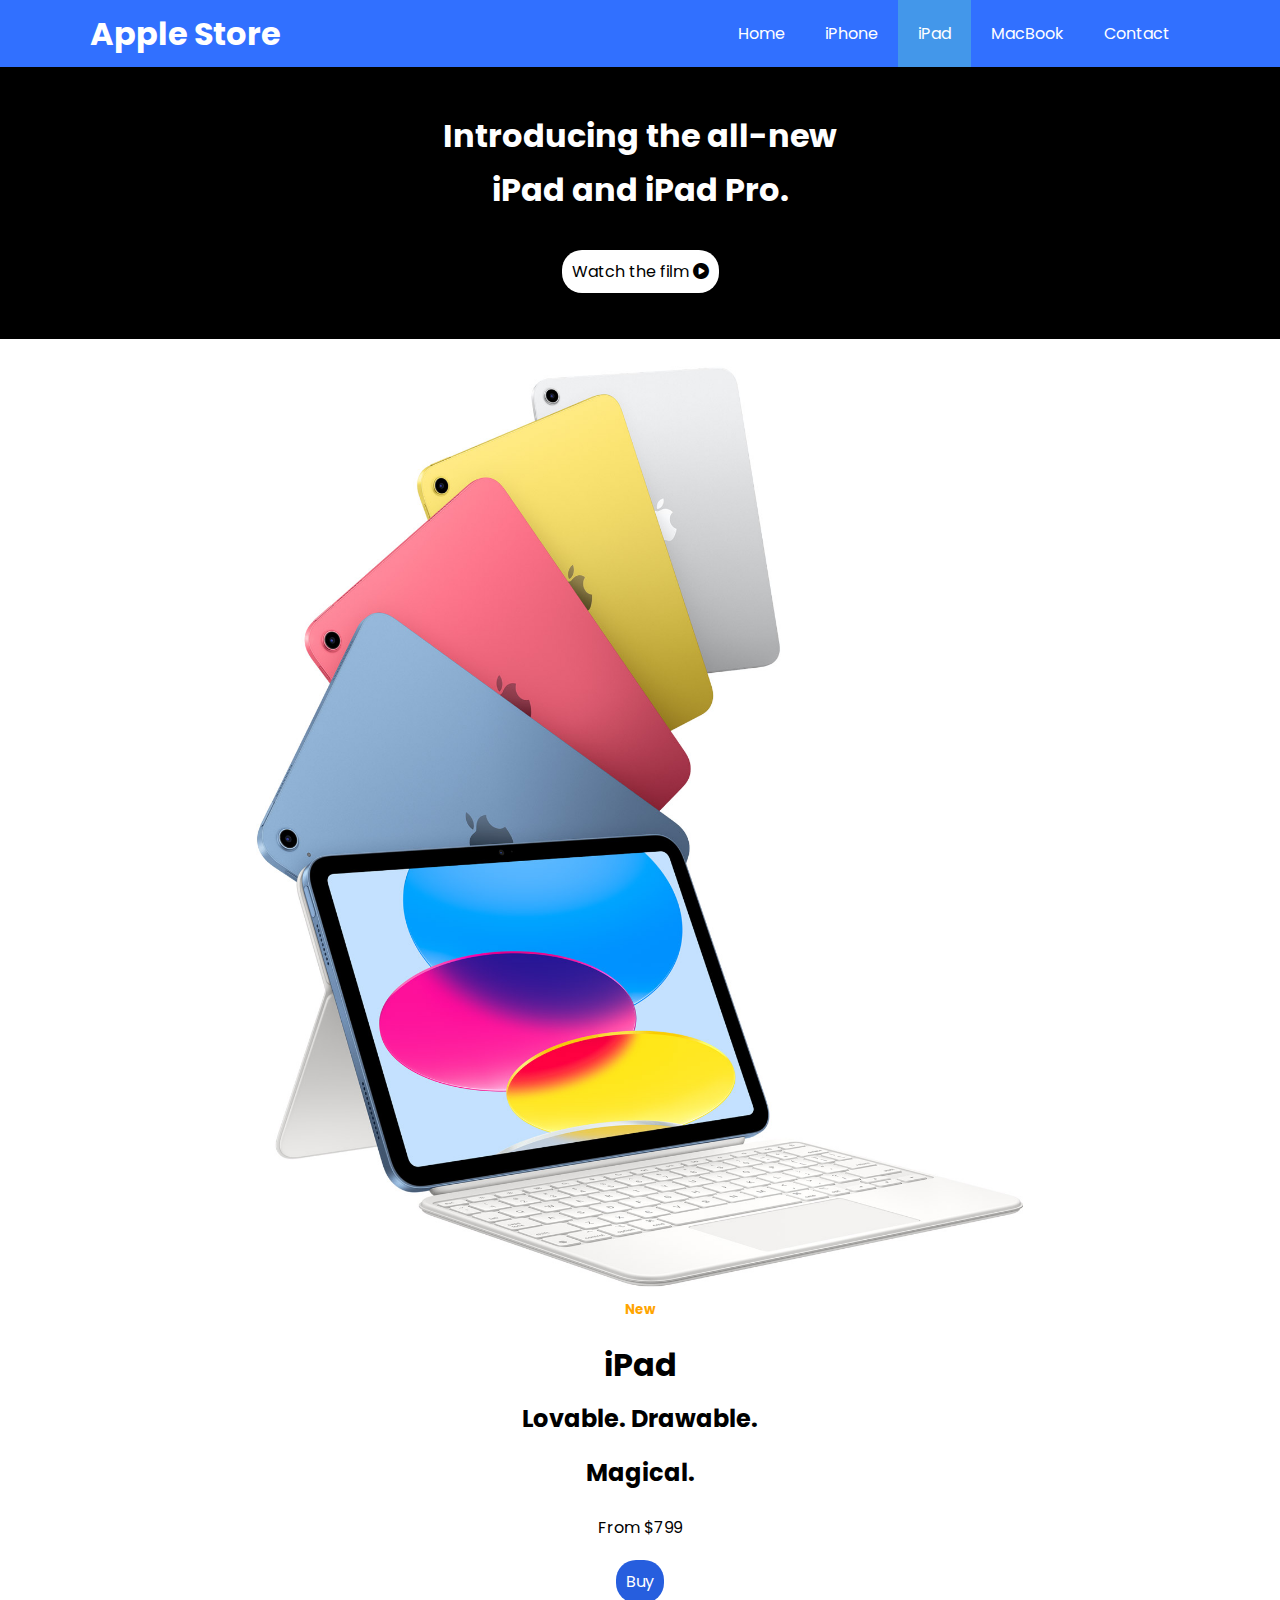
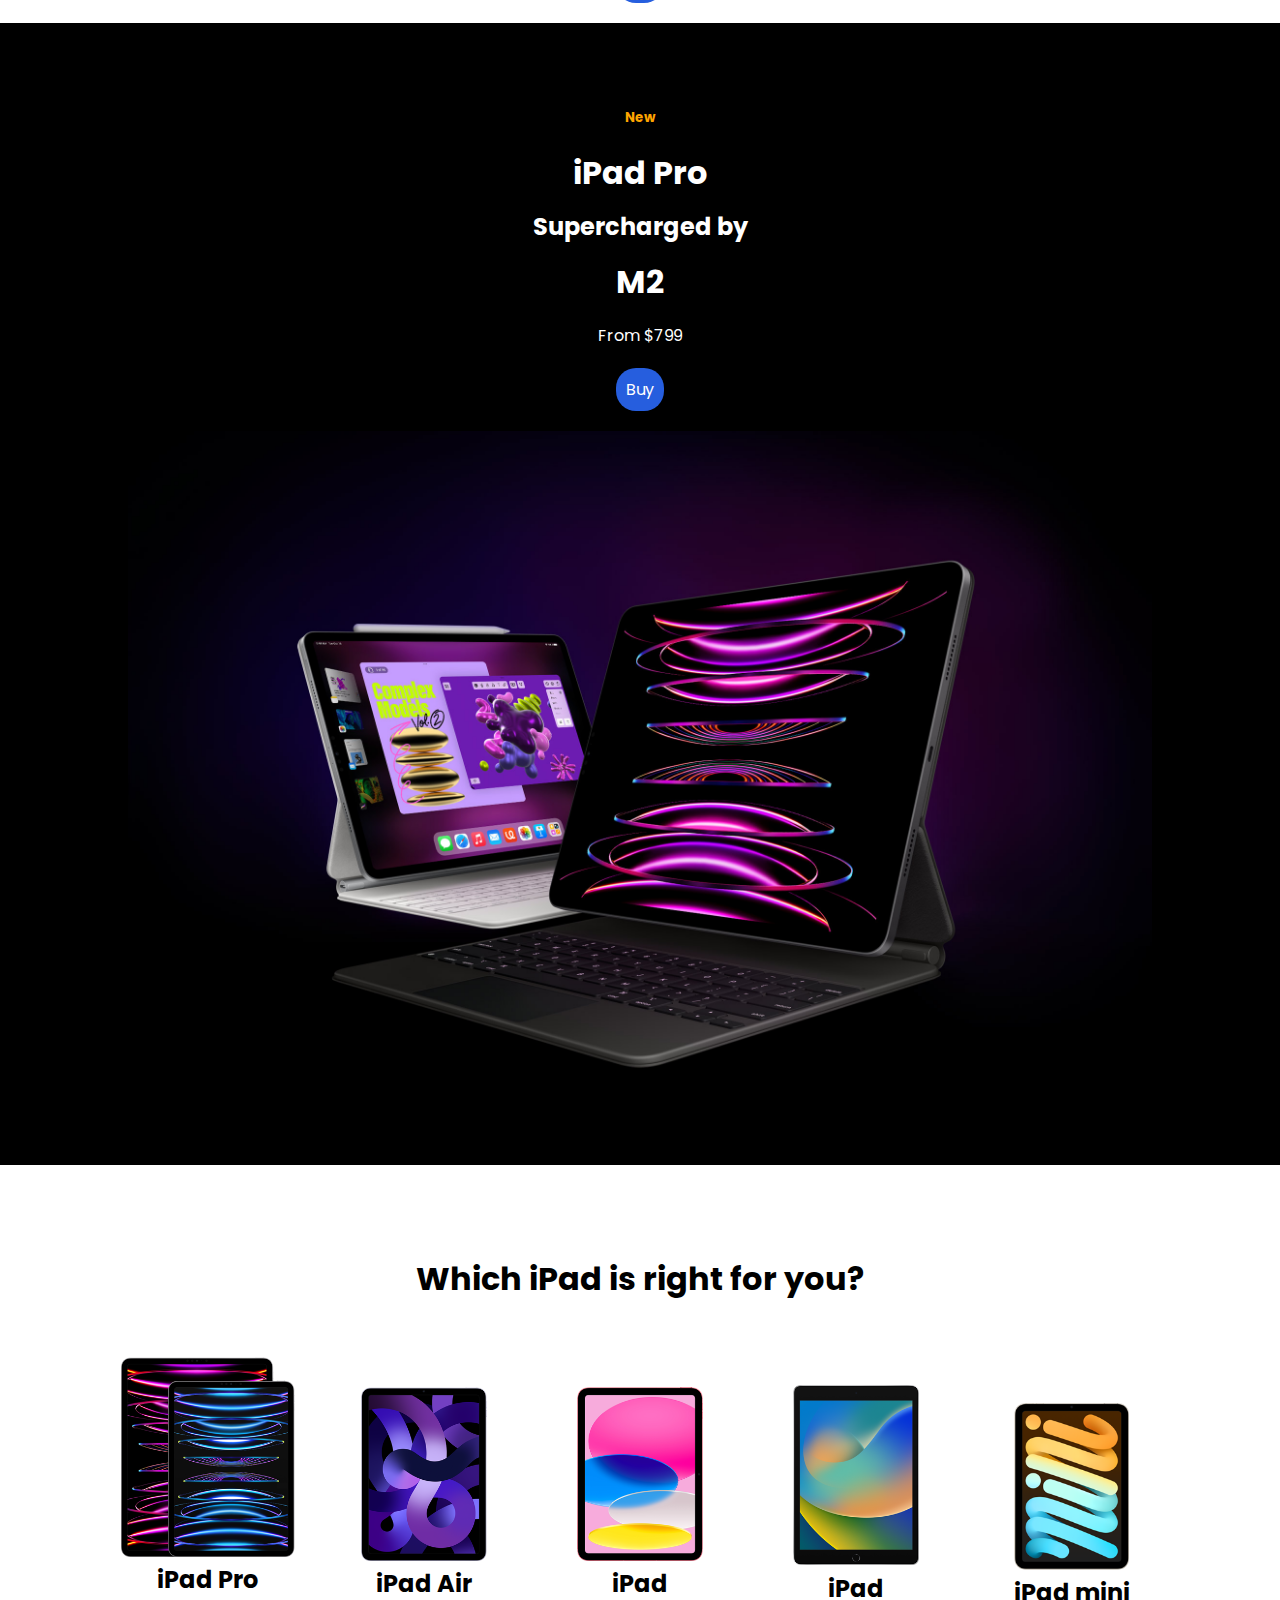
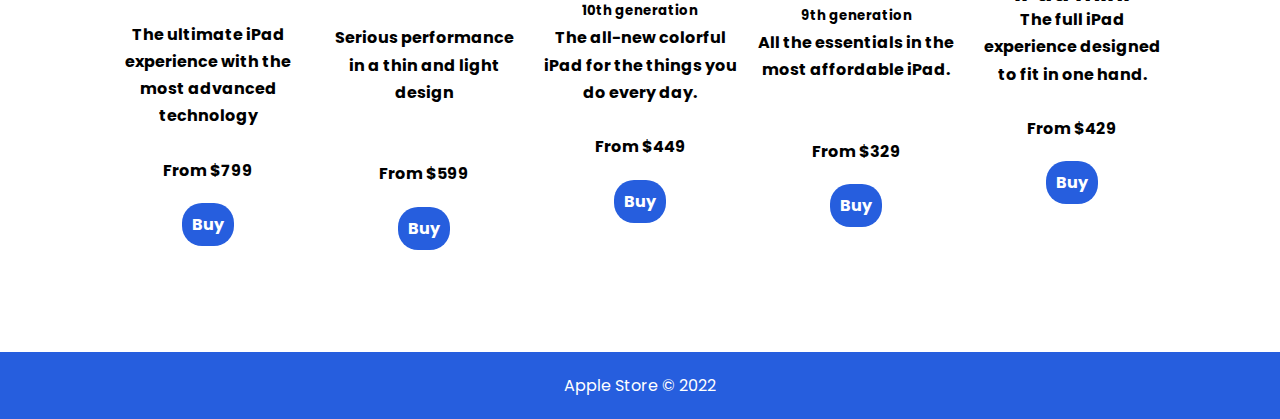
<file: ipad.html>
<!DOCTYPE html>
<html lang="en">
  <head>
    <meta charset="UTF-8" />
    <meta http-equiv="X-UA-Compatible" content="IE=edge" />
    <meta name="viewport" content="width=device-width, initial-scale=1.0" />
    <link rel="stylesheet" href="style.css" />
    <link
      rel="stylesheet"
      href="https://cdnjs.cloudflare.com/ajax/libs/font-awesome/6.1.1/css/all.min.css"
    />
    <title>Apple Store in Tashkent</title>
  </head>
  <body>
    <header>
      <!-- Navbar -->
      <nav id="navbar">
        <div class="container">
          <h1><a href="#">Apple Store</a></h1>
          <ul>
            <li><a href="index.html">Home</a></li>
            <li><a href="iphone.html">iPhone</a></li>
            <li><a href="ipad.html" class="current">iPad</a></li>
            <li><a href="macbook.html">MacBook</a></li>
            <li><a href="tel: 999999999">Contact</a></li>

          </ul>
        </div>
      </nav>
      <div class="film" style="background-color: black; text-align: center;"> <br> <br>
        <h1 style="color: white; text-align: center;" >Introducing the all-new </h1> <br> <h1 style="color: rgb(255, 255, 255);">iPad and iPad Pro.</h1> <br> <br>
         <a href="https://www.apple.com/105/media/us/ipad/2022/37965ebe-5666-41a5-b5ff-21d35331b031/films/announce/ipad-announce-tpl-us-2022_16x9.m3u8" 
         style="text-align: center; color: black; size: 30px" class="watch">
          Watch the film <i class="fa-solid fas fa-play-circle fa-1x"></i>
         </a> <br> <br> <br>
      </div>
      <div class="iphonesec"> <br>
        <img src="../images/ipad.jpg" alt="iPad" width="60%" height="60%">
        <br>
        <h5 style="color: orange;">New</h5>  <br>
        <h1>iPad</h1> <br>
        <h2>Lovable. Drawable.</h2> <br> <h2>Magical.</h2> <br>
        <p>From $799</p> <br>
        <a href="https://www.apple.com" class="buy">Buy</a> <br> <br>
        
    <div class="ipadprosec" style="background-color: black;"> <br> <br>
      <br>
      <h5 style="color: orange;">New</h5>  <br>
      <h1 style="color: white;">iPad Pro</h1> <br>
      <h2 style="color: white;">Supercharged by </h2> <br><h1 style="color: white;">M2</h1><br>
      <p style="color: white;">From $799</p> <br>
      <a href="https://www.apple.com" class="buy">Buy</a> <br> <br>
        <img src="../images/ipadpro.jpg" alt="iPad Pro" width="80%" height="80%">
      </div>
    
    
        <div class="row">
          <h1 style="text-align: center;">Which iPad is right for you?</h1> <br> <br>
        <div class="ipadcolumn">

          
            <img src="../images/ipadprobuy.png" alt="iPad Pro" width="90%" height="90%">

            <h2>iPad Pro</h2> <br>
            <p>The ultimate iPad experience with 
              the most advanced technology <br> <br>
                From $799 <br> <br> 
                <a href="https://www.apple.com/us/shop/goto/buy_iphone/ipad_bro" class="buy" > Buy </a>
            </p>
            </div>
        <div class="ipadcolumn">
            <img src="../images/ipadairbuy.png" alt="iPad Air" width="65%" height="65%" style="padding-top: 30px;">

        <h2>iPad Air</h2> <br>
            <p>Serious performance in a thin and light design<br> <br> <br>
                From $599 <br> <br> <a href="https://www.apple.com/us/shop/goto/buy_iphone/iphone_14" class="buy" > Buy </a>
            </p>
        </div>
        <div class="ipadcolumn">
            <img src="../images/ipad10buy.png" alt="iPad 10" width="65%" height="65%" style="padding-top: 30px;">      

        <h2>iPad</h2>
        <h5>10th generation</h5> 
            <p>The all-new colorful iPad for the things you do every day. <br> <br>
                From $449 <br> <br> <a href="https://www.apple.com/" class="buy" > Buy </a>
            </p>
    </div>
        <div class="ipadcolumn">
            <img src="../images/ipad9buy.png" alt="iPad 9" width="65%" height="65%" style="padding-top: 28px;">

        <h2>iPad</h2>
        <h5>9th generation</h5> 
            <p>All the essentials in the most affordable iPad. <br> <br> <br>
                From $329 <br> <br> <a href="https://www.apple.com" class="buy" > Buy </a>
            </p>
      </div>
      <div class="ipadcolumn">
        <img src="../images/ipadminibuy.png" alt="iPad mini" width="60%" height="60%" style="padding-top: 45px;">

    <h2>iPad mini</h2>
        <p>The full iPad experience designed to fit in one hand. <br> <br>
            From $429 <br> <br> <a href="https://www.apple.com" class="buy" > Buy </a>
        </p>
  </div>
      </div>
    </div>

    
    
    <footer id="main-footer">
      <div class="container">
        <p>
          Apple Store &copy 2022
        </p>
      </div>
    </footer>
  </body>
</html>
</file>
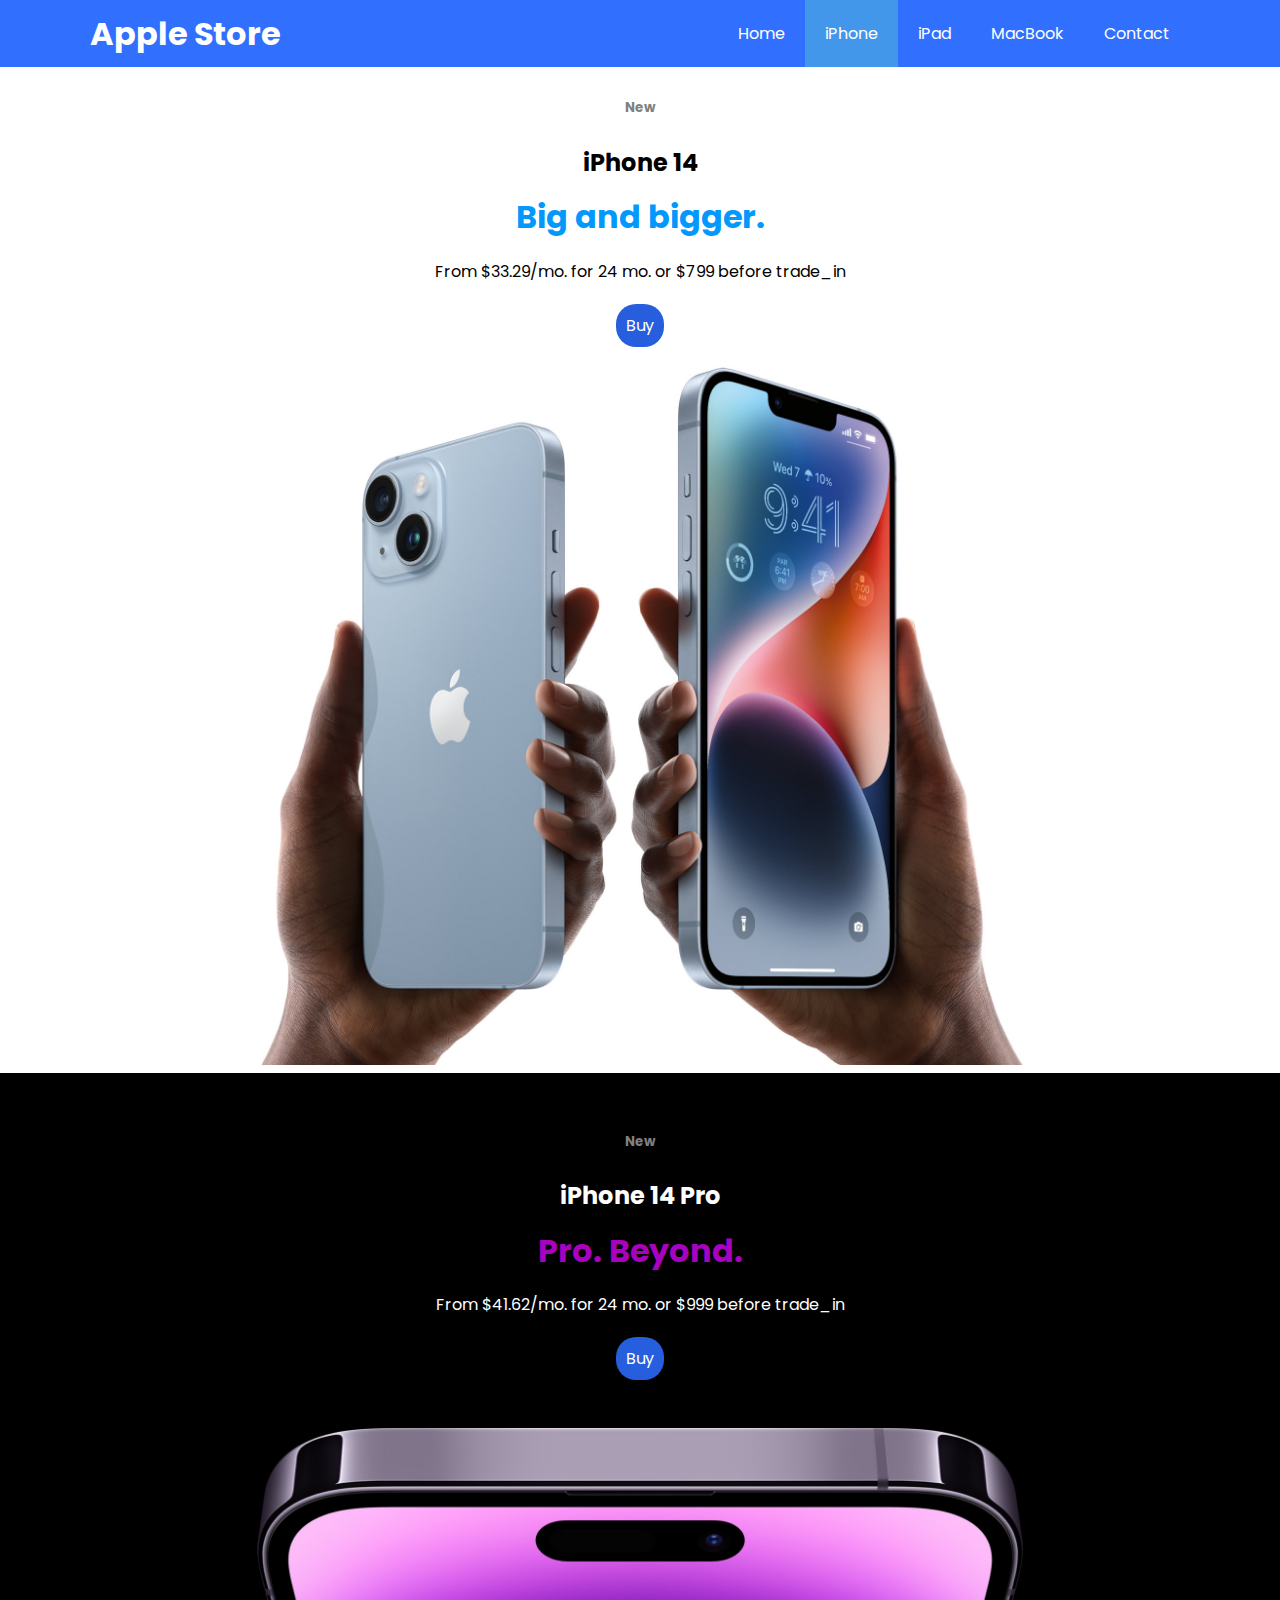
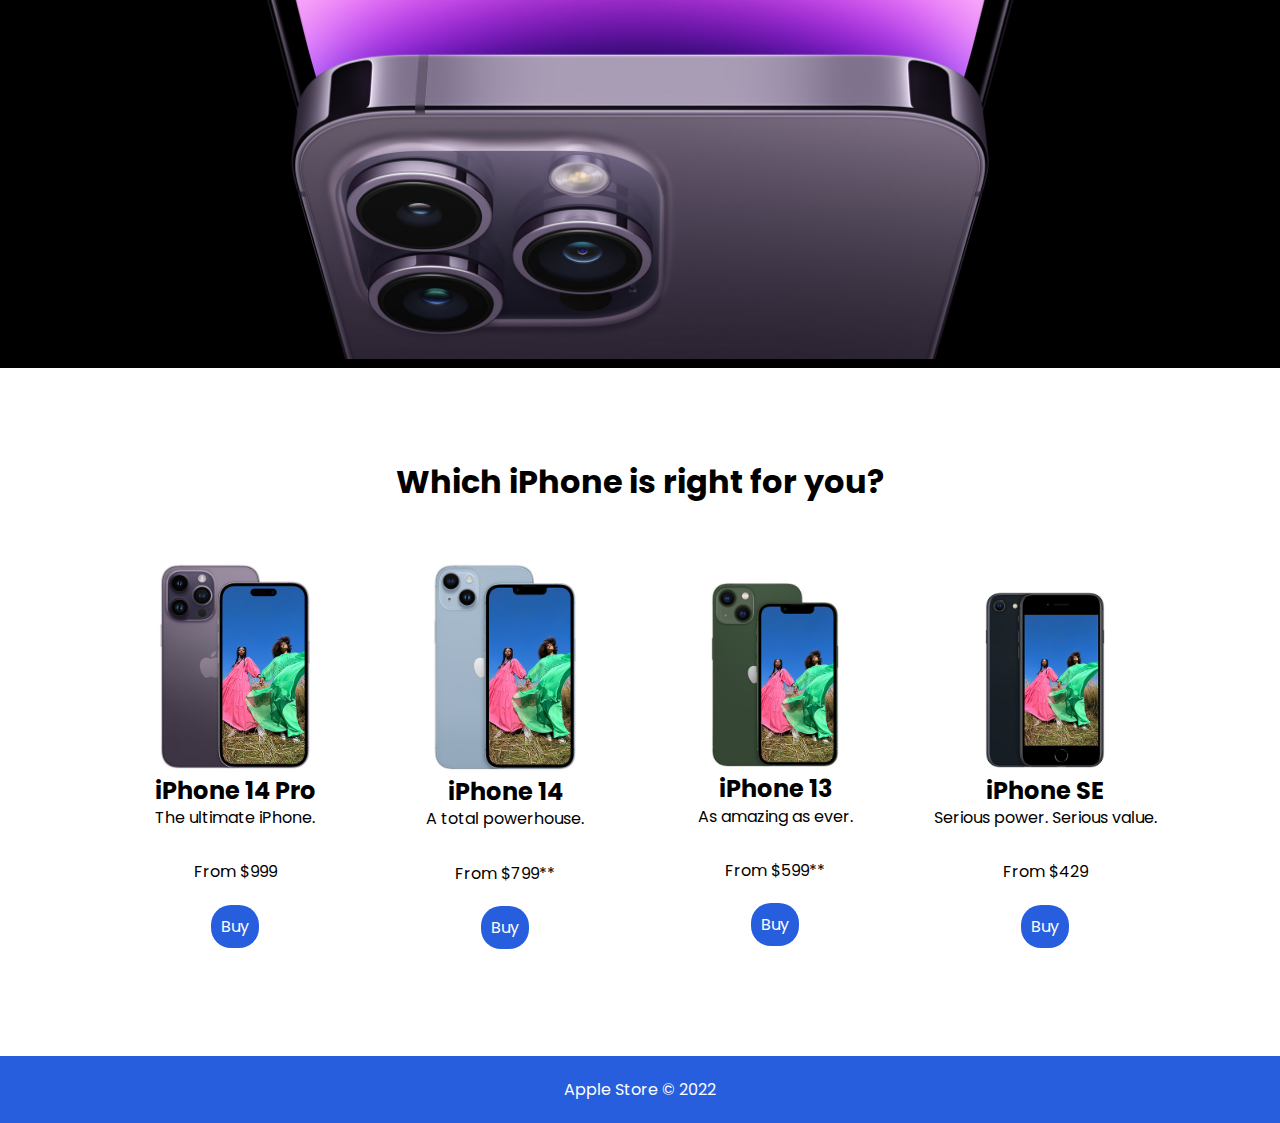
<file: iphone.html>
<!DOCTYPE html>
<html lang="en">
  <head>
    <meta charset="UTF-8" />
    <meta http-equiv="X-UA-Compatible" content="IE=edge" />
    <meta name="viewport" content="width=device-width, initial-scale=1.0" />
    <link rel="stylesheet" href="style.css" />
    <link
      rel="stylesheet"
      href="https://cdnjs.cloudflare.com/ajax/libs/font-awesome/6.1.1/css/all.min.css"
    />
    <title>Apple Store in Tashkent</title>
  </head>
  <body>
    <header>
      <!-- Navbar -->
      <nav id="navbar">
        <div class="container">
          <h1><a href="#">Apple Store</a></h1>
          <ul>
            <li><a href="index.html">Home</a></li>
            <li><a href="iphone.html" class="current">iPhone</a></li>
            <li><a href="ipad.html">iPad</a></li>
            <li><a href="macbook.html">MacBook</a></li>
            <li><a href="tel: 999999999">Contact</a></li>

          </ul>
        </div>
      </nav>
      <div class="iphonesec"> <br>
        <h5 style="color: gray;">New</h5>  <br>
        <h2>iPhone 14</h2> <br>
        <h1 style="color: #0398fc ;">Big and bigger.</h1> <br>
        <p>From $33.29/mo. for 24 mo. or $799 before trade_in</p> <br>
        <a href="https://www.apple.com" class="buy">Buy</a> <br> <br>
        <img src="../images/iphone14.jpg" alt="iPhone 14" width="60%" height="60%">
    <div class="14prosec" style="background-color: black;"> <br> <br>
        <h5 style="color: gray;">New</h5>  <br>
        <h2 style="color: white;">iPhone 14 Pro</h2> <br>
        <h1 style="color: #a602bf ;">Pro. Beyond.</h1> <br>
        <p style="color: white;">From $41.62/mo. for 24 mo. or $999 before trade_in</p> <br>
        <a href="https://www.apple.com" class="buy">Buy</a> <br> <br> <br>
        <img src="../images/iphone14pro.jpg" alt="iPhone 14" width="60%" height="60%">
      </div>
    
    
        <div class="row">
          <h1 style="text-align: center;">Which iPhone is right for you?</h1> <br> <br>
        <div class="iphonecolumn">

          
            <img src="../images/iphone14protel.jpg" alt="iPhone 14 Pro" width="63%" height="63%">

            <h2>iPhone 14 Pro</h2>
            <p>The ultimate iPhone.  <br> <br>
                From $999 <br> <br> <a href="https://www.apple.com/us/shop/goto/buy_iphone/iphone_14_pro" class="buy" > Buy </a>
            </p>
            </div>
        <div class="iphonecolumn">
            <img src="../images/iphone14plustel.jpg" alt="iPhone 14" width="60%" height="60%">

        <h2>iPhone 14</h2>
            <p>A total powerhouse. <br> <br>
                From $799** <br> <br> <a href="https://www.apple.com/us/shop/goto/buy_iphone/iphone_14" class="buy" > Buy </a>
            </p>
        </div>
        <div class="iphonecolumn">
            <img src="../images/iphone13tel.jpg" alt="iPhone 13" width="53%" height="53%">      

        <h2>iPhone 13</h2>
            <p>As amazing as ever. <br> <br>
                From $599**<br> <br> <a href="https://www.apple.com/us/shop/goto/buy_iphone/iphone_13" class="buy" > Buy </a>
            </p>
    </div>
        <div class="iphonecolumn">
            <img src="../images/iphonesetel.jpg" alt="iPhone SE" width="50%" height="50%">

        <h2>iPhone SE</h2>
            <p>Serious power. Serious value. <br> <br>
                From $429 <br> <br> <a href="https://www.apple.com/us/shop/goto/buy_iphone/iphone_se" class="buy" > Buy </a>
            </p>
      </div>
      </div>
    </div>

    
    
    <footer id="main-footer">
      <div class="container">
        <p>
          Apple Store &copy 2022
        </p>
      </div>
    </footer>
  </body>
</html>
</file>
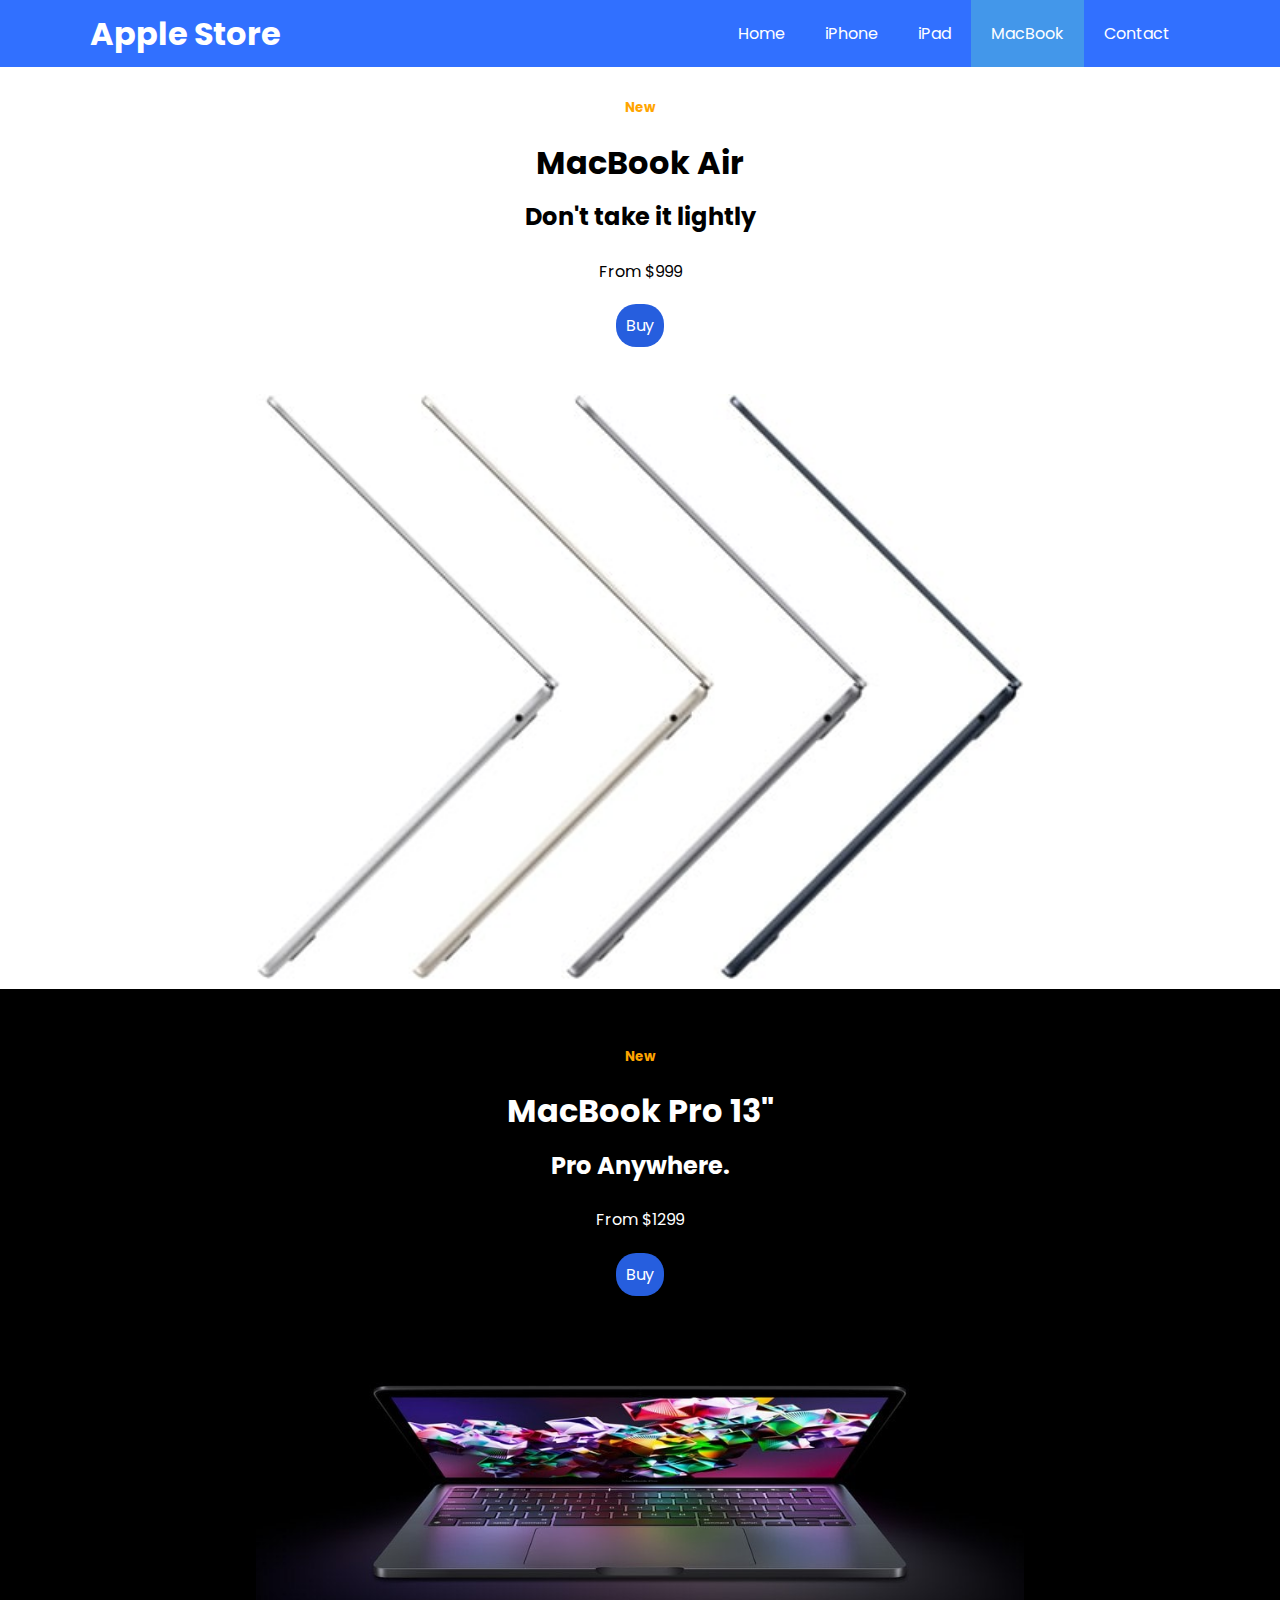
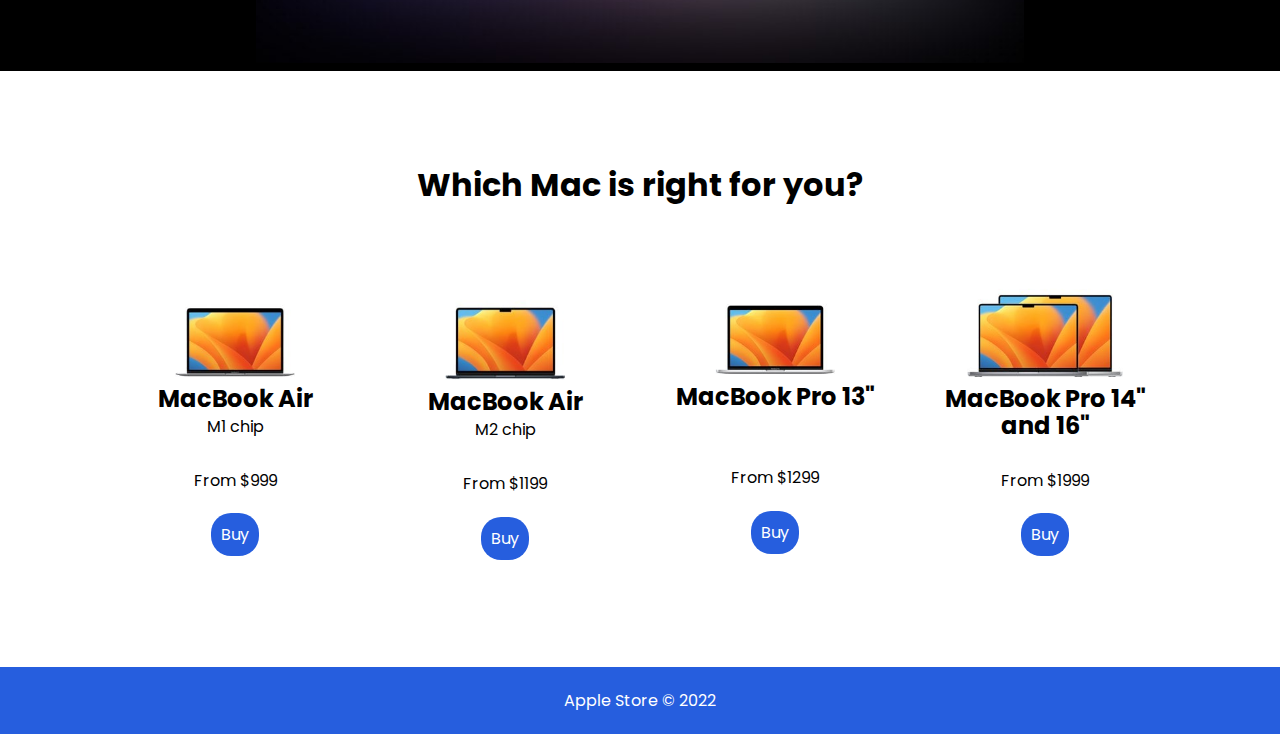
<file: macbook.html>
<!DOCTYPE html>
<html lang="en">
  <head>
    <meta charset="UTF-8" />
    <meta http-equiv="X-UA-Compatible" content="IE=edge" />
    <meta name="viewport" content="width=device-width, initial-scale=1.0" />
    <link rel="stylesheet" href="style.css" />
    <link
      rel="stylesheet"
      href="https://cdnjs.cloudflare.com/ajax/libs/font-awesome/6.1.1/css/all.min.css"
    />
    <title>Apple Store in Tashkent</title>
  </head>
  <body>
    <header>
      <!-- Navbar -->
      <nav id="navbar">
        <div class="container">
          <h1><a href="#">Apple Store</a></h1>
          <ul>
            <li><a href="index.html">Home</a></li>
            <li><a href="iphone.html" >iPhone</a></li>
            <li><a href="ipad.html">iPad</a></li>
            <li><a href="macbook.html" class="current">MacBook</a></li>
            <li><a href="tel: 999999999">Contact</a></li>

          </ul>
        </div>
      </nav>
      <div class="iphonesec"> <br>
        <h5 style="color: orange;">New</h5>  <br>
        <h1>MacBook Air</h1> <br>
        <h2>Don't take it lightly</h2> <br>
        <p>From $999</p> <br>
        <a href="https://www.apple.com" class="buy">Buy</a> <br> <br> <br>
        <img src="../images/macair.jpg" alt="MacBook Air" width="60%" height="60%">
    <div class="14prosec" style="background-color: black;"> <br> <br>
        <h5 style="color: orange;">New</h5>  <br>
        <h1 style="color: white;">MacBook Pro 13"</h1> <br>
        <h2 style="color: white ;">Pro Anywhere.</h2> <br>
        <p style="color: white;">From $1299</p> <br>
        <a href="https://www.apple.com" class="buy">Buy</a> <br> <br> <br>
        <img src="../images/macpro.jpg" alt="iPhone 14" width="60%" height="60%">
      </div>
    
    
        <div class="row">
          <h1 style="text-align: center;">Which Mac is right for you?</h1> <br> <br>
        <div class="iphonecolumn">

          
            <img src="../images/macairm1.jpg" alt="MacBook Air" width="50%" height="50%">

            <h2>MacBook Air</h2>
            <p>M1 chip  <br> <br>
                From $999 <br> <br> <a href="https://www.apple.com" class="buy" > Buy </a>
            </p>
            </div>
        <div class="iphonecolumn">
            <img src="../images/macairbuy.jpg" alt="iPhone 14" width="50%" height="50%">

        <h2>MacBook Air</h2>
            <p>M2 chip <br> <br>
                From $1199 <br> <br> <a href="https://www.apple.com/" class="buy" > Buy </a>
            </p>
        </div>
        <div class="iphonecolumn">
            <img src="../images/macpro13buy.jpg" alt="MacBook Pro 13" width="50%" height="50%">      

        <h2>MacBook Pro 13"</h2>
            <p> <br> <br>
                From $1299<br> <br> <a href="https://www.apple.com/" class="buy" > Buy </a>
            </p>
    </div>
        <div class="iphonecolumn">
            <img src="../images/macpro14buy.jpg" alt="MacBook Pro 14 and 16" width="65%" height="65%">

        <h2>MacBook Pro 14" and 16"</h2>
            <p> <br> 
                From $1999 <br> <br> <a href="https://www.apple.com/" class="buy" > Buy </a>
            </p>
      </div>
      </div>
    </div>

    
    
    <footer id="main-footer">
      <div class="container">
        <p>
          Apple Store &copy 2022
        </p>
      </div>
    </footer>
  </body>
</html>
</file>
<file: style.css>
@import url('https://fonts.googleapis.com/css2?family=Poppins&display=swap');

*{
    margin: 0;
    padding: 0;
    box-sizing: border-box;
}

body{
    font-family: 'Poppins';
    line-height: 1.7em;

}

a{
    text-decoration: none;
    color: #fff;
}

.container{
    max-width: 1100px;
    margin:auto;
}

.lead{
    font-size: 16px;
    padding: 10px 10px;
    text-align: justify;
}

.btn{
    display: inline-block;
    padding: 07px 16px;
    background: rgb(38, 94, 222);;
    border: none;
    cursor: pointer;
    font-size: 16px;
    border-radius: 03px;
    color:#fff;
    transition: all 0.3;
}

.clr{
    clear: both;
}

/* Close Utality Classes */

#navbar{
    background: #3170ff;
    overflow: auto;
}

#navbar h1{
    float: left;
    padding-top: 20px;
}

#navbar ul{
    list-style: none;
    float: right;
}

#navbar ul li{
    float: left;
}

#navbar ul li a{
    display: block;
    padding: 20px;
    text-align: center;
    transition: all 0.5s;
}

#navbar ul li a:hover,
#navbar ul li a.current{
    background: #4397EA;
    transition: all 0.5s;
}

/* Showcase Area */
#showcase{
    background: url('../images/main.jpg') left center;
    height: 500px;
    color: #fff;
}

.showcase-content{
    padding-top: 100px;
    padding-right: 400px;
    color: #333;
}

.showcase-content h2{
   font-size: 60px;
   line-height: 1.2em;
 }

 .showcase-content p{
    font-size: 20px;
    margin-bottom: 100px;
 }


/* Close */


#services h3{
    margin-top: 50px;
    width: 100%;
    border-bottom: 0.5px solid #ddd;;
 }

#services h3 span{
    background: #ddd;
    padding: 10px 22px;
    color: #333;
    text-align: center;
    display: inline-block;
 }

 #services .box{
    float: left;
    width: 33.33%;
    padding: 45px;
    text-align: center;
    margin: 30px 0px;
 }

 .bg-primary{
 background: #265ede;
    color: #fff;
 }

 .light-gray{
    background: #ddd;
 }

 #services h2{
  margin-bottom: 25px;
 }

/* Author */

#authors h3{
    width: 100%;
    border-bottom: 0.5px solid #ddd;;
 }

 #authors h3 span{
    background: #ddd;
    padding: 10px 22px;
    color: #333;
    text-align: center;
    display: inline-block;
 }

#authors{
    background: url('../img/img.jpg') no-repeat center;
    height: 600px;
    padding-top: 40px ;

 }

.auth{
    float: left;
    height: 500px;
    width: 33%;
    color: #fff;
    padding: 20px;
    text-align: center;
    margin: 20px 01px;
}

/* Create three equal columns that floats next to each other */
.iphonesec {
    text-align: center;
}
.iphonecolumn {
    float: left;
    width: 25%;
    padding: 15px;
    text-align: center;
  }
  
  /* Clear floats after the columns */
  .row:after {
    content: "";
    display: table;
    clear: both;
  }
  
  /* Responsive layout - makes the three columns stack on top of each other instead of next to each other */
  @media screen and (max-width:1000px) {
    .iphonecolumn {
      width: 100%;
    }
  }
.row {
    margin: 100px;
}
.buy {
    background-color: #265ede;
    padding: 10px;
    margin-top: 15px;
    border-radius: 20px;
}

.watch {
    background-color: white;
    padding: 10px;
    margin-top: 15px;
    border-radius: 20px;

}

.ipadinfo {
    padding-top: 200px;

    padding-bottom:500px;
}
.ipadcolumn {
    float: left;
    width: 20%;
    padding: 10px;
    text-align: center;
  }

.ipadcolumn p{
    font-weight: bold;
}





/* Footer */

#main-footer{
    background: #265ede;
    padding: 20px;
    margin-top: 20px;
    text-align: center;
    color:#fff;
}
</file>
